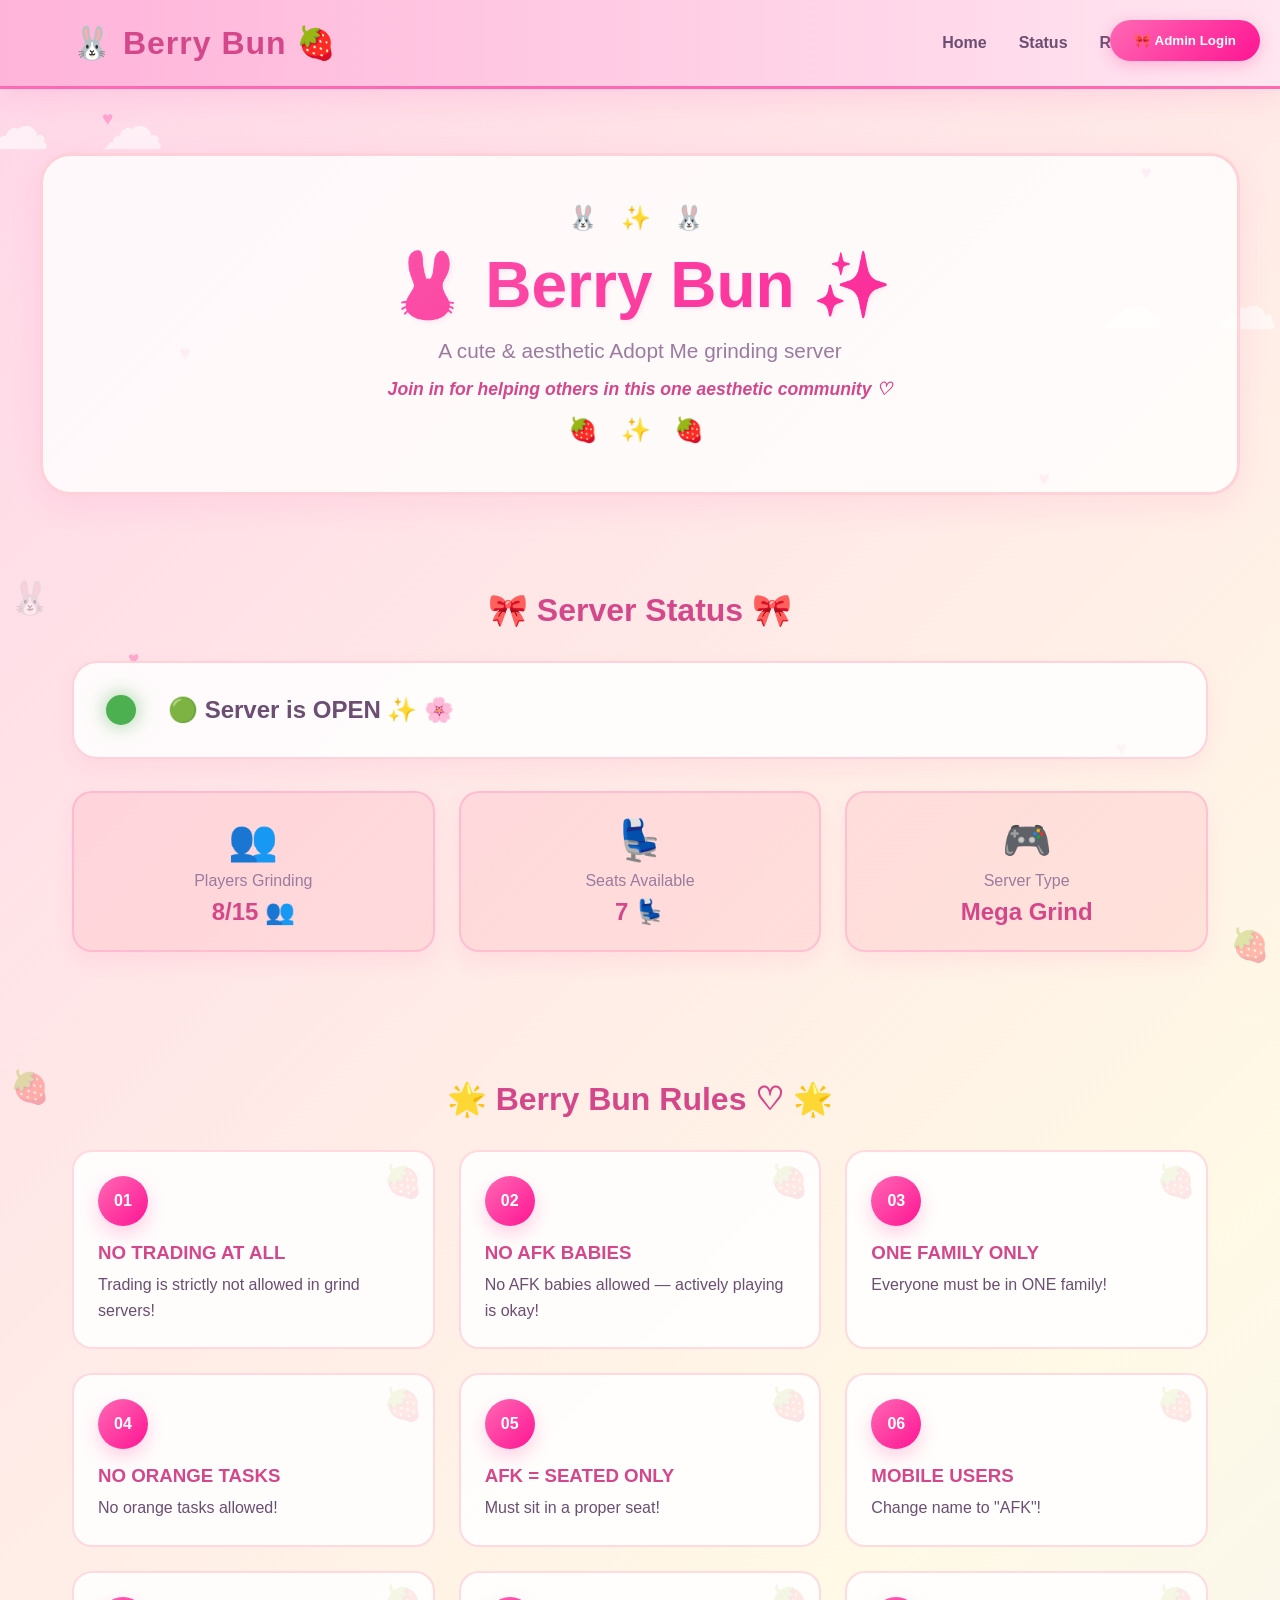
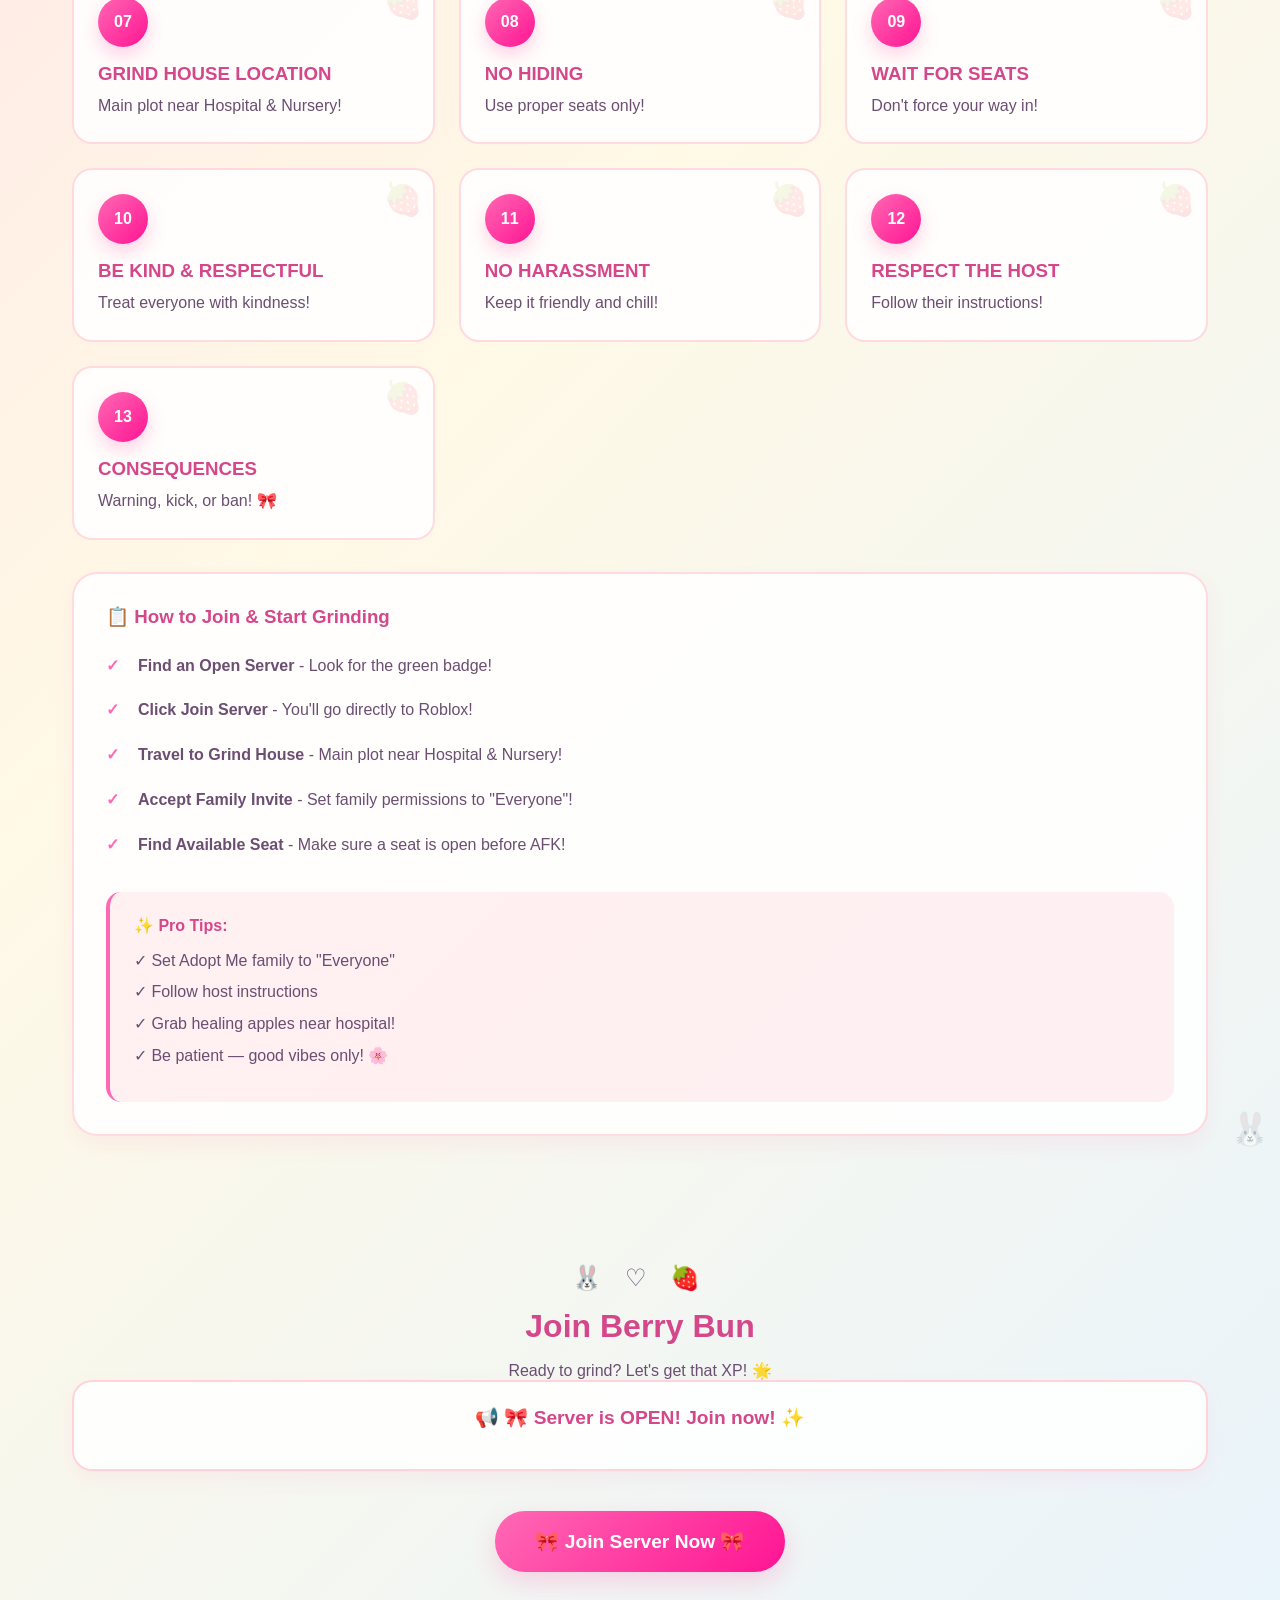
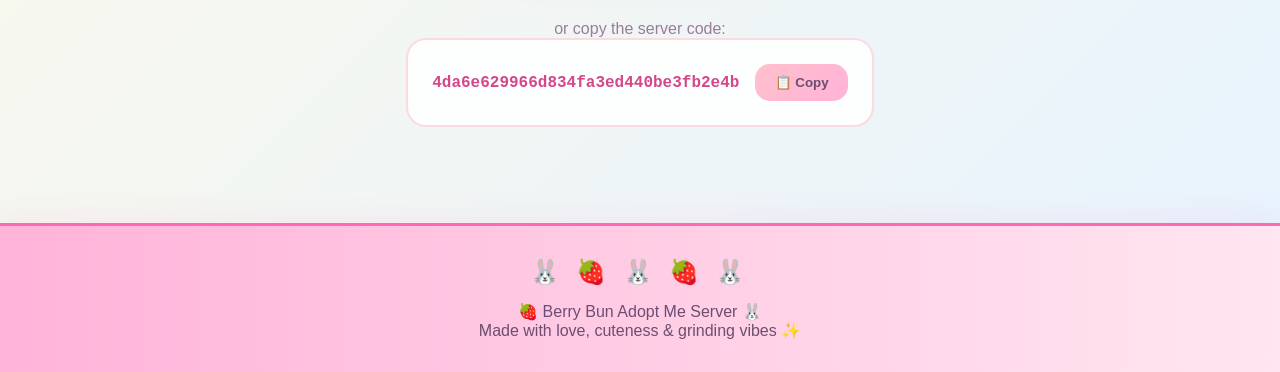
<file: index.html>
<!DOCTYPE html>
<html lang="en">
<head>
    <meta charset="UTF-8">
    <meta name="viewport" content="width=device-width, initial-scale=1.0">
    <meta http-equiv="Cache-Control" content="no-cache, no-store, must-revalidate, max-age=0">
    <meta http-equiv="Pragma" content="no-cache">
    <meta http-equiv="Expires" content="0">
    <title>🍓 Berry Bun - Adopt Me Server</title>
    <style>
        * {
            margin: 0;
            padding: 0;
            box-sizing: border-box;
        }

        body {
            font-family: 'Segoe UI', Tahoma, Geneva, Verdana, sans-serif;
            background: linear-gradient(135deg, #ffd6e8 0%, #fff9e6 50%, #e6f3ff 100%);
            color: #6b4e71;
            overflow-x: hidden;
            min-height: 100vh;
            position: relative;
        }

        .stars, .clouds {
            position: fixed;
            inset: 0;
            pointer-events: none;
            z-index: 0;
        }

        .stars::before,
        .stars::after {
            content: '✦ ✦ ✦ ✦ ✦ ✦ ✦ ✦';
            position: absolute;
            inset: 0;
            color: rgba(255,255,255,0.8);
            font-size: 1.4rem;
            letter-spacing: 2rem;
            animation: twinkle 6s linear infinite;
        }

        .stars::after {
            transform: translateY(50px);
            opacity: 0.7;
            animation-delay: 1.5s;
        }

        @keyframes twinkle {
            0%, 100% { opacity: 0.3; }
            50% { opacity: 1; }
        }

        .clouds::before,
        .clouds::after {
            content: '☁ ☁ ☁';
            position: absolute;
            color: rgba(255,255,255,0.6);
            font-size: 4rem;
            letter-spacing: 1rem;
            animation: drift 20s linear infinite;
        }

        .clouds::before {
            left: -10%;
            top: 10%;
        }

        .clouds::after {
            right: -10%;
            top: 30%;
            animation-delay: 8s;
        }

        @keyframes drift {
            0% { transform: translateX(0); }
            50% { transform: translateX(10vw); }
            100% { transform: translateX(0); }
        }

        .heart {
            position: fixed;
            font-size: 1.2rem;
            color: rgba(255,105,180,0.6);
            opacity: 0.8;
            z-index: 0;
            animation: floatHeart 10s ease-in-out infinite;
            pointer-events: none;
        }

        @keyframes floatHeart {
            0% { transform: translateY(20px) scale(0.8); opacity: 0; }
            20% { opacity: 0.8; }
            50% { transform: translateY(-20px) scale(1); }
            100% { transform: translateY(-60px) scale(0.8); opacity: 0; }
        }

        .deco1 { top: 12%; left: 8%; }
        .deco2 { top: 18%; right: 10%; animation-delay: 1s; }
        .deco3 { top: 38%; left: 14%; animation-delay: 2s; }
        .deco4 { top: 52%; right: 18%; animation-delay: 3s; }
        .deco5 { top: 72%; left: 10%; animation-delay: 4s; }
        .deco6 { top: 82%; right: 12%; animation-delay: 5s; }

        .login-btn-corner {
            position: fixed;
            top: 20px;
            right: 20px;
            background: linear-gradient(135deg, #ff69b4, #ff1493);
            color: white;
            border: none;
            padding: 0.8rem 1.5rem;
            border-radius: 25px;
            cursor: pointer;
            font-weight: 600;
            z-index: 100;
            box-shadow: 0 4px 15px rgba(255, 105, 180, 0.4);
            transition: all 0.3s ease;
        }

        .login-btn-corner:hover {
            transform: translateY(-2px);
            box-shadow: 0 6px 20px rgba(255, 105, 180, 0.6);
        }

        .login-modal {
            position: fixed;
            top: 0;
            left: 0;
            width: 100%;
            height: 100%;
            background: rgba(0, 0, 0, 0.5);
            display: none;
            justify-content: center;
            align-items: center;
            z-index: 1000;
        }

        .login-modal.active {
            display: flex;
        }

        .login-container {
            background: rgba(255, 255, 255, 0.95);
            padding: 3rem;
            border-radius: 30px;
            box-shadow: 0 20px 60px rgba(212, 71, 138, 0.3);
            max-width: 400px;
            width: 90%;
            text-align: center;
            position: relative;
            border: 3px solid rgba(255, 182, 193, 0.6);
        }

        .close-login {
            position: absolute;
            top: 1rem;
            right: 1rem;
            background: none;
            border: none;
            font-size: 1.5rem;
            cursor: pointer;
            color: #d4478a;
        }

        .login-title {
            font-size: 2.5rem;
            background: linear-gradient(135deg, #ff69b4, #ff1493);
            -webkit-background-clip: text;
            -webkit-text-fill-color: transparent;
            background-clip: text;
            margin-bottom: 1rem;
            font-weight: 800;
        }

        .login-subtitle {
            font-size: 1rem;
            color: #9b7b9e;
            margin-bottom: 2rem;
        }

        .form-group {
            margin-bottom: 1.5rem;
            text-align: left;
        }

        .form-group label {
            display: block;
            font-weight: 600;
            color: #d4478a;
            margin-bottom: 0.5rem;
        }

        .form-group input {
            width: 100%;
            padding: 0.8rem;
            border: 2px solid #ffb3d9;
            border-radius: 15px;
            font-size: 1rem;
            background: rgba(255, 182, 193, 0.1);
            color: #6b4e71;
        }

        .form-group input:focus {
            outline: none;
            border-color: #ff69b4;
        }

        .login-submit-btn {
            width: 100%;
            padding: 1rem;
            background: linear-gradient(135deg, #ff69b4, #ff1493);
            color: white;
            border: none;
            border-radius: 15px;
            font-size: 1.1rem;
            font-weight: 700;
            cursor: pointer;
            transition: all 0.3s ease;
        }

        .login-submit-btn:hover {
            transform: translateY(-2px);
        }

        .login-error {
            color: #f44336;
            font-size: 0.9rem;
            margin-top: 1rem;
            display: none;
        }

        .login-error.show {
            display: block;
        }

        .admin-logout-btn {
            position: fixed;
            top: 20px;
            right: 20px;
            background: #f44336;
            color: white;
            border: none;
            padding: 0.8rem 1.5rem;
            border-radius: 25px;
            cursor: pointer;
            font-weight: 600;
            z-index: 100;
            display: none;
        }

        .admin-logout-btn.show {
            display: block;
        }

        .navbar {
            background: linear-gradient(90deg, #ffb3d9 0%, #ffe6f0 100%);
            padding: 1.5rem 0;
            position: relative;
            z-index: 10;
            border-bottom: 3px solid #ff69b4;
            box-shadow: 0 8px 25px rgba(255, 105, 180, 0.15);
        }

        .nav-content {
            max-width: 1200px;
            margin: 0 auto;
            padding: 0 2rem;
            display: flex;
            justify-content: space-between;
            align-items: center;
        }

        .logo {
            font-size: 2rem;
            font-weight: 700;
            color: #d4478a;
            letter-spacing: 1px;
        }

        .nav-links {
            display: flex;
            list-style: none;
            gap: 2rem;
        }

        .nav-links a {
            color: #6b4e71;
            text-decoration: none;
            font-weight: 600;
            cursor: pointer;
            transition: all 0.3s ease;
        }

        .nav-links a:hover {
            color: #ff69b4;
            transform: scale(1.1);
        }

        .hero {
            max-width: 1200px;
            margin: 4rem auto;
            padding: 3rem 2rem;
            text-align: center;
            background: rgba(255, 255, 255, 0.8);
            border-radius: 30px;
            border: 3px solid rgba(255, 182, 193, 0.6);
            position: relative;
            box-shadow: 0 10px 30px rgba(255, 105, 180, 0.12);
        }

        .hero::before {
            content: '🐰 ✨ 🐰';
            display: block;
            font-size: 1.5rem;
            margin-bottom: 1rem;
            letter-spacing: 0.5rem;
        }

        .hero::after {
            content: '🍓 ✨ 🍓';
            display: block;
            font-size: 1.5rem;
            margin-top: 1rem;
            letter-spacing: 0.5rem;
        }

        .main-title {
            font-size: 4rem;
            background: linear-gradient(135deg, #ff69b4, #ff1493);
            -webkit-background-clip: text;
            -webkit-text-fill-color: transparent;
            background-clip: text;
            margin-bottom: 1rem;
            font-weight: 800;
            text-shadow: 2px 2px 4px rgba(212, 71, 138, 0.1);
        }

        .subtitle {
            font-size: 1.3rem;
            color: #9b7b9e;
            margin-bottom: 1rem;
        }

        .subtitle-special {
            font-size: 1.1rem;
            color: #d4478a;
            font-weight: 600;
            font-style: italic;
        }

        .status-section {
            max-width: 1200px;
            margin: 4rem auto;
            padding: 2rem;
            position: relative;
        }

        .status-section::before {
            content: '🐰';
            position: absolute;
            left: -30px;
            top: 20px;
            font-size: 2rem;
            opacity: 0.3;
        }

        .status-section::after {
            content: '🍓';
            position: absolute;
            right: -30px;
            bottom: 20px;
            font-size: 2rem;
            opacity: 0.3;
        }

        .status-section h2 {
            text-align: center;
            color: #d4478a;
            margin-bottom: 2rem;
            font-size: 2rem;
        }

        .status-card {
            background: rgba(255, 255, 255, 0.85);
            padding: 2rem;
            border-radius: 25px;
            display: flex;
            align-items: center;
            gap: 2rem;
            margin-bottom: 2rem;
            position: relative;
            border: 2px solid rgba(255, 182, 193, 0.6);
            box-shadow: 0 10px 20px rgba(255, 136, 190, 0.12);
        }

        .status-card.edit-mode {
            flex-direction: column;
            align-items: flex-start;
        }

        .status-light {
            width: 30px;
            height: 30px;
            border-radius: 50%;
            background: #4CAF50;
            animation: pulse 2s ease-in-out infinite;
            box-shadow: 0 0 20px rgba(76,175,80,0.6);
        }

        .status-light.closed {
            background: #f44336;
        }

        @keyframes pulse {
            0%, 100% { opacity: 1; }
            50% { opacity: 0.7; }
        }

        .status-text {
            font-size: 1.5rem;
            font-weight: 600;
            color: #6b4e71;
        }

        .edit-toggle-btn {
            position: absolute;
            top: 1rem;
            right: 1rem;
            background: linear-gradient(135deg, #ff69b4, #ff1493);
            color: white;
            border: none;
            padding: 0.5rem 1rem;
            border-radius: 10px;
            cursor: pointer;
            font-weight: 600;
            display: none;
        }

        .edit-toggle-btn.admin {
            display: block;
        }

        .stats-grid {
            display: grid;
            grid-template-columns: repeat(auto-fit, minmax(250px, 1fr));
            gap: 1.5rem;
        }

        .stat-card {
            background: rgba(255, 182, 193, 0.3);
            padding: 1.5rem;
            border-radius: 20px;
            text-align: center;
            border: 2px solid rgba(255, 105, 180, 0.25);
            transition: transform 0.3s ease, box-shadow 0.3s ease;
            box-shadow: 0 10px 20px rgba(255, 105, 180, 0.1);
        }

        .stat-card:hover {
            transform: translateY(-5px);
            box-shadow: 0 15px 25px rgba(255, 105, 180, 0.2);
        }

        .stat-icon {
            font-size: 2.5rem;
            margin-bottom: 0.5rem;
        }

        .stat-label {
            color: #9b7b9e;
            font-weight: 500;
        }

        .stat-value {
            font-size: 1.5rem;
            font-weight: 700;
            color: #d4478a;
            margin-top: 0.5rem;
        }

        .rules-section {
            max-width: 1200px;
            margin: 4rem auto;
            padding: 2rem;
            position: relative;
        }

        .rules-section::before {
            content: '🍓';
            position: absolute;
            left: -30px;
            top: 20px;
            font-size: 2rem;
            opacity: 0.3;
        }

        .rules-section::after {
            content: '🐰';
            position: absolute;
            right: -30px;
            bottom: 20px;
            font-size: 2rem;
            opacity: 0.3;
        }

        .rules-section h2 {
            text-align: center;
            color: #d4478a;
            margin-bottom: 2rem;
            font-size: 2rem;
        }

        .rules-grid {
            display: grid;
            grid-template-columns: repeat(auto-fit, minmax(300px, 1fr));
            gap: 1.5rem;
            margin-bottom: 2rem;
        }

        .rule-card {
            background: rgba(255, 255, 255, 0.85);
            padding: 1.5rem;
            border-radius: 20px;
            border: 2px solid rgba(255, 182, 193, 0.5);
            transition: all 0.3s ease;
            position: relative;
            overflow: hidden;
        }

        .rule-card::before {
            content: '🍓';
            position: absolute;
            right: 10px;
            top: 10px;
            opacity: 0.1;
            font-size: 2rem;
        }

        .rule-card:hover {
            transform: translateY(-3px);
            box-shadow: 0 8px 20px rgba(255, 105, 180, 0.2);
        }

        .rule-number {
            display: inline-block;
            background: linear-gradient(135deg, #ff69b4, #ff1493);
            color: white;
            width: 50px;
            height: 50px;
            border-radius: 50%;
            text-align: center;
            line-height: 50px;
            font-weight: 800;
            margin-bottom: 1rem;
            box-shadow: 0 8px 18px rgba(255, 105, 180, 0.3);
        }

        .rule-card h3 {
            color: #d4478a;
            margin-bottom: 0.5rem;
        }

        .rule-card p {
            color: #6b4e71;
            line-height: 1.6;
        }

        .join-section {
            max-width: 1200px;
            margin: 4rem auto;
            padding: 2rem;
            text-align: center;
            position: relative;
        }

        .join-section::before {
            content: '🐰 ♡ 🍓';
            display: block;
            font-size: 1.5rem;
            margin-bottom: 1rem;
            letter-spacing: 0.5rem;
        }

        .join-section h2 {
            color: #d4478a;
            margin-bottom: 1rem;
            font-size: 2rem;
        }

        .announcement-box {
            background: rgba(255, 255, 255, 0.85);
            padding: 1.5rem;
            border-radius: 20px;
            margin-bottom: 1.5rem;
            position: relative;
            border: 2px solid rgba(255, 182, 193, 0.6);
            box-shadow: 0 8px 20px rgba(255, 105, 180, 0.08);
        }

        .announcement-text {
            font-size: 1.2rem;
            color: #d4478a;
            font-weight: 600;
            margin-bottom: 1rem;
        }

        .edit-announcement-btn {
            display: none;
        }

        .edit-announcement-btn.admin {
            display: inline-block;
            background: linear-gradient(135deg, #ff69b4, #ff1493);
            color: white;
            border: none;
            padding: 0.8rem 1.5rem;
            border-radius: 15px;
            cursor: pointer;
            font-weight: 600;
        }

        .join-btn {
            display: inline-block;
            background: linear-gradient(135deg, #ff69b4, #ff1493);
            color: white;
            padding: 1.2rem 2.5rem;
            border-radius: 30px;
            text-decoration: none;
            font-size: 1.2rem;
            font-weight: 700;
            margin: 1rem 0;
            border: none;
            cursor: pointer;
            transition: all 0.3s ease;
            box-shadow: 0 10px 25px rgba(255, 105, 180, 0.25);
        }

        .join-btn:hover {
            transform: translateY(-3px);
            box-shadow: 0 12px 25px rgba(255, 105, 180, 0.35);
        }

        .code-container {
            background: rgba(255, 255, 255, 0.85);
            padding: 1.5rem;
            border-radius: 20px;
            display: inline-flex;
            gap: 1rem;
            align-items: center;
            border: 2px solid rgba(255, 182, 193, 0.5);
        }

        code {
            font-family: 'Courier New', monospace;
            color: #d4478a;
            font-weight: 600;
        }

        .copy-btn {
            background: linear-gradient(135deg, #ffc0cb, #ffb3d9);
            border: none;
            padding: 0.7rem 1.2rem;
            border-radius: 15px;
            cursor: pointer;
            font-weight: 600;
            color: #6b4e71;
            transition: all 0.3s ease;
        }

        .copy-btn:hover {
            transform: scale(1.05);
        }

        .footer {
            background: linear-gradient(90deg, #ffb3d9 0%, #ffe6f0 100%);
            padding: 2rem;
            text-align: center;
            color: #6b4e71;
            margin-top: 4rem;
            border-top: 3px solid #ff69b4;
            box-shadow: 0 -8px 25px rgba(255, 105, 180, 0.08);
        }

        .footer::before {
            content: '🐰 🍓 🐰 🍓 🐰';
            display: block;
            font-size: 1.5rem;
            margin-bottom: 1rem;
            letter-spacing: 0.3rem;
        }

        .edit-announcement-form textarea {
            width: 100%;
            padding: 1rem;
            border: 2px solid #ffb3d9;
            border-radius: 15px;
            font-size: 1rem;
            min-height: 100px;
            font-family: inherit;
        }

        .edit-announcement-buttons {
            display: flex;
            gap: 1rem;
            margin-top: 1rem;
        }

        .save-btn, .cancel-btn {
            flex: 1;
            padding: 0.8rem;
            border: none;
            border-radius: 10px;
            font-weight: 600;
            cursor: pointer;
        }

        .save-btn {
            background: #4CAF50;
            color: white;
        }

        .cancel-btn {
            background: #ccc;
            color: #333;
        }

        .edit-status-container {
            width: 100%;
        }

        .edit-status-group {
            display: flex;
            gap: 1rem;
            margin-bottom: 1rem;
            flex-wrap: wrap;
        }

        .edit-status-group input,
        .edit-status-group select {
            padding: 0.7rem;
            border: 2px solid #ffb3d9;
            border-radius: 10px;
            background: rgba(255, 182, 193, 0.1);
            color: #6b4e71;
        }

        .edit-status-group input:focus,
        .edit-status-group select:focus {
            outline: none;
            border-color: #ff69b4;
        }

        .save-status-btn {
            background: #4CAF50;
            color: white;
            border: none;
            padding: 0.8rem 1.5rem;
            border-radius: 10px;
            cursor: pointer;
            font-weight: 600;
            margin-top: 1rem;
        }

        .how-to-grind {
            background: rgba(255, 255, 255, 0.85);
            padding: 2rem;
            border-radius: 25px;
            border: 2px solid rgba(255, 182, 193, 0.5);
            box-shadow: 0 10px 20px rgba(255, 105, 180, 0.08);
        }

        .how-to-grind h3 {
            color: #d4478a;
            margin-bottom: 1.5rem;
        }

        .steps {
            list-style: none;
            margin-bottom: 2rem;
        }

        .steps li {
            margin-bottom: 1rem;
            padding-left: 2rem;
            position: relative;
            color: #6b4e71;
            line-height: 1.8;
        }

        .steps li::before {
            content: '✓';
            position: absolute;
            left: 0;
            color: #ff69b4;
            font-weight: bold;
        }

        .pro-tips {
            background: rgba(255, 182, 193, 0.2);
            padding: 1.5rem;
            border-radius: 15px;
            border-left: 4px solid #ff69b4;
        }

        .pro-tips h4 {
            color: #d4478a;
            margin-bottom: 1rem;
        }

        .pro-tips ul {
            list-style: none;
            color: #6b4e71;
        }

        .pro-tips li {
            margin-bottom: 0.8rem;
        }

        @media (max-width: 768px) {
            .main-title {
                font-size: 2.5rem;
            }

            .status-card {
                flex-direction: column;
            }

            .login-btn-corner, .admin-logout-btn {
                padding: 0.6rem 1rem;
                font-size: 0.9rem;
            }

            .nav-links {
                gap: 1rem;
            }
        }
    </style>
</head>
<body>
    <div class="stars"></div>
    <div class="clouds"></div>
    <div class="heart deco1">♥</div>
    <div class="heart deco2">♥</div>
    <div class="heart deco3">♥</div>
    <div class="heart deco4">♥</div>
    <div class="heart deco5">♥</div>
    <div class="heart deco6">♥</div>

    <button class="login-btn-corner" onclick="openLoginModal()">🎀 Admin Login</button>
    <button class="admin-logout-btn" onclick="handleLogout()">Logout</button>

    <div id="loginModal" class="login-modal">
        <div class="login-container">
            <button class="close-login" onclick="closeLoginModal()">✕</button>
            <h1 class="login-title">🍓 Admin Login 🍓</h1>
            <p class="login-subtitle">Edit announcements & status</p>
            
            <form id="loginForm">
                <div class="form-group">
                    <label>Username</label>
                    <input type="text" id="username" placeholder="Rio" required>
                </div>
                
                <div class="form-group">
                    <label>Password</label>
                    <input type="password" id="password" placeholder="••••••••" required>
                </div>
                
                <button type="submit" class="login-submit-btn">🎀 Login 🎀</button>
                <p id="loginError" class="login-error"></p>
            </form>
        </div>
    </div>

    <nav class="navbar">
        <div class="nav-content">
            <h1 class="logo">🐰 Berry Bun 🍓</h1>
            <ul class="nav-links">
                <li><a href="#home">Home</a></li>
                <li><a href="#status">Status</a></li>
                <li><a href="#rules">Rules</a></li>
                <li><a href="#join">Join</a></li>
            </ul>
        </div>
    </nav>

    <section id="home" class="hero">
        <h1 class="main-title">🐰 Berry Bun ✨</h1>
        <p class="subtitle">A cute & aesthetic Adopt Me grinding server</p>
        <p class="subtitle-special">Join in for helping others in this one aesthetic community ♡</p>
    </section>

    <section id="status" class="status-section">
        <h2>🎀 Server Status 🎀</h2>
        <div class="status-card">
            <div class="status-light" id="statusLight"></div>
            <p class="status-text" id="statusText">Checking status...</p>
            <button class="edit-toggle-btn" onclick="toggleEditStatus()">✏️ Edit Status</button>
        </div>
        
        <div class="stats-grid">
            <div class="stat-card">
                <div class="stat-icon">👥</div>
                <div class="stat-label">Players Grinding</div>
                <div class="stat-value" id="playerCount">0/15</div>
            </div>
            
            <div class="stat-card">
                <div class="stat-icon">💺</div>
                <div class="stat-label">Seats Available</div>
                <div class="stat-value" id="seatsAvailable">15</div>
            </div>
            
            <div class="stat-card">
                <div class="stat-icon">🎮</div>
                <div class="stat-label">Server Type</div>
                <div class="stat-value">Mega Grind</div>
            </div>
        </div>
    </section>

    <section id="rules" class="rules-section">
        <h2>🌟 Berry Bun Rules ♡ 🌟</h2>
        
        <div class="rules-grid">
            <div class="rule-card">
                <div class="rule-number">01</div>
                <h3>NO TRADING AT ALL</h3>
                <p>Trading is strictly not allowed in grind servers!</p>
            </div>
            <div class="rule-card">
                <div class="rule-number">02</div>
                <h3>NO AFK BABIES</h3>
                <p>No AFK babies allowed — actively playing is okay!</p>
            </div>
            <div class="rule-card">
                <div class="rule-number">03</div>
                <h3>ONE FAMILY ONLY</h3>
                <p>Everyone must be in ONE family!</p>
            </div>
            <div class="rule-card">
                <div class="rule-number">04</div>
                <h3>NO ORANGE TASKS</h3>
                <p>No orange tasks allowed!</p>
            </div>
            <div class="rule-card">
                <div class="rule-number">05</div>
                <h3>AFK = SEATED ONLY</h3>
                <p>Must sit in a proper seat!</p>
            </div>
            <div class="rule-card">
                <div class="rule-number">06</div>
                <h3>MOBILE USERS</h3>
                <p>Change name to "AFK"!</p>
            </div>
            <div class="rule-card">
                <div class="rule-number">07</div>
                <h3>GRIND HOUSE LOCATION</h3>
                <p>Main plot near Hospital & Nursery!</p>
            </div>
            <div class="rule-card">
                <div class="rule-number">08</div>
                <h3>NO HIDING</h3>
                <p>Use proper seats only!</p>
            </div>
            <div class="rule-card">
                <div class="rule-number">09</div>
                <h3>WAIT FOR SEATS</h3>
                <p>Don't force your way in!</p>
            </div>
            <div class="rule-card">
                <div class="rule-number">10</div>
                <h3>BE KIND & RESPECTFUL</h3>
                <p>Treat everyone with kindness!</p>
            </div>
            <div class="rule-card">
                <div class="rule-number">11</div>
                <h3>NO HARASSMENT</h3>
                <p>Keep it friendly and chill!</p>
            </div>
            <div class="rule-card">
                <div class="rule-number">12</div>
                <h3>RESPECT THE HOST</h3>
                <p>Follow their instructions!</p>
            </div>
            <div class="rule-card">
                <div class="rule-number">13</div>
                <h3>CONSEQUENCES</h3>
                <p>Warning, kick, or ban! 🎀</p>
            </div>
        </div>

        <div class="how-to-grind">
            <h3>📋 How to Join & Start Grinding</h3>
            <ol class="steps">
                <li><strong>Find an Open Server</strong> - Look for the green badge!</li>
                <li><strong>Click Join Server</strong> - You'll go directly to Roblox!</li>
                <li><strong>Travel to Grind House</strong> - Main plot near Hospital & Nursery!</li>
                <li><strong>Accept Family Invite</strong> - Set family permissions to "Everyone"!</li>
                <li><strong>Find Available Seat</strong> - Make sure a seat is open before AFK!</li>
            </ol>

            <div class="pro-tips">
                <h4>✨ Pro Tips:</h4>
                <ul>
                    <li>✓ Set Adopt Me family to "Everyone"</li>
                    <li>✓ Follow host instructions</li>
                    <li>✓ Grab healing apples near hospital!</li>
                    <li>✓ Be patient — good vibes only! 🌸</li>
                </ul>
            </div>
        </div>
    </section>

    <section id="join" class="join-section">
        <h2>Join Berry Bun</h2>
        <p>Ready to grind? Let's get that XP! 🌟</p>
        
        <div class="announcement-box">
            <div class="announcement-text" id="announcement">📢 🎀 Server is OPEN! Join now! ✨</div>
            <button class="edit-announcement-btn" onclick="toggleEditAnnouncement()">✏️ Edit Announcement</button>
        </div>
        
        <a href="https://www.roblox.com/share?code=4da6e629966d834fa3ed440be3fb2e4b&type=Server" class="join-btn" target="_blank">
            🎀 Join Server Now 🎀
        </a>
        
        <p style="margin-top: 2rem; color: #9b7b9e;">or copy the server code:</p>
        <div class="code-container">
            <code>4da6e629966d834fa3ed440be3fb2e4b</code>
            <button class="copy-btn" onclick="copyCode()">📋 Copy</button>
        </div>
    </section>

    <footer class="footer">
        <p>🍓 Berry Bun Adopt Me Server 🐰</p>
        <p>Made with love, cuteness & grinding vibes ✨</p>
    </footer>

    <script>
        const VALID_USERNAME = "Rio";
        const VALID_PASSWORD = "stefanshi";
        let isAdmin = false;

        let serverStatusData = {
            status: 'open',
            players: 8,
            maxPlayers: 15,
            timeValue: '',
            timeUnit: 'hours'
        };

        let announcementData = {
            message: '🎀 Server is OPEN! Join now! ✨'
        };

        function openLoginModal() {
            document.getElementById('loginModal').classList.add('active');
        }

        function closeLoginModal() {
            document.getElementById('loginModal').classList.remove('active');
        }

        document.getElementById('loginForm').addEventListener('submit', function(e) {
            e.preventDefault();
            const username = document.getElementById('username').value;
            const password = document.getElementById('password').value;

            if (username === VALID_USERNAME && password === VALID_PASSWORD) {
                isAdmin = true;
                sessionStorage.setItem('berryBunAdmin', 'true');
                closeLoginModal();
                showAdminControls();
                document.getElementById('username').value = '';
                document.getElementById('password').value = '';
            } else {
                const errorMsg = document.getElementById('loginError');
                errorMsg.textContent = '❌ Incorrect! Try Rio / stefanshi';
                errorMsg.classList.add('show');
                setTimeout(() => errorMsg.classList.remove('show'), 3000);
            }
        });

        function showAdminControls() {
            document.querySelector('.login-btn-corner').style.display = 'none';
            document.querySelector('.admin-logout-btn').classList.add('show');
            document.querySelectorAll('.edit-toggle-btn').forEach(btn => btn.classList.add('admin'));
            document.querySelector('.edit-announcement-btn').classList.add('admin');
        }

        function handleLogout() {
            isAdmin = false;
            sessionStorage.removeItem('berryBunAdmin');
            document.querySelector('.login-btn-corner').style.display = 'block';
            document.querySelector('.admin-logout-btn').classList.remove('show');
            document.querySelectorAll('.edit-toggle-btn').forEach(btn => btn.classList.remove('admin'));
            document.querySelector('.edit-announcement-btn').classList.remove('admin');
            document.querySelector('.status-card').classList.remove('edit-mode');
            document.querySelector('.announcement-box').classList.remove('edit-mode');
            updateDisplay();
        }

        function loadServerStatus() {
            const saved = localStorage.getItem('serverStatusData');
            if (saved) serverStatusData = JSON.parse(saved);
        }

        function saveServerStatus() {
            localStorage.setItem('serverStatusData', JSON.stringify(serverStatusData));
        }

        function loadAnnouncement() {
            const saved = localStorage.getItem('announcementData');
            if (saved) announcementData = JSON.parse(saved);
        }

        function saveAnnouncement() {
            localStorage.setItem('announcementData', JSON.stringify(announcementData));
        }

        function updateDisplay() {
            const statusLight = document.getElementById('statusLight');
            const statusText = document.getElementById('statusText');
            const playerCount = document.getElementById('playerCount');
            const seatsAvailable = document.getElementById('seatsAvailable');
            const announcement = document.getElementById('announcement');

            statusLight.classList.remove('closed');
            if (serverStatusData.status === 'open') {
                statusLight.style.background = '#4CAF50';
                statusLight.style.boxShadow = '0 0 20px rgba(76,175,80,0.6)';
                statusText.innerHTML = '🟢 Server is OPEN ✨ 🌸';
            } else if (serverStatusData.status === 'closed') {
                statusLight.style.background = '#f44336';
                statusLight.style.boxShadow = '0 0 20px rgba(244,67,54,0.6)';
                statusText.innerHTML = '🔴 Server is CLOSED 💔';
            } else if (serverStatusData.status === 'opening') {
                statusLight.style.background = '#FFC107';
                statusLight.style.boxShadow = '0 0 20px rgba(255,193,7,0.6)';
                const timeStr = serverStatusData.timeValue ? `${serverStatusData.timeValue} ${serverStatusData.timeUnit}` : 'soon';
                statusText.innerHTML = `🟡 Opening in ${timeStr}... ⏰`;
            } else if (serverStatusData.status === 'closing') {
                statusLight.style.background = '#FF8A65';
                statusLight.style.boxShadow = '0 0 20px rgba(255,138,101,0.6)';
                const timeStr = serverStatusData.timeValue ? `${serverStatusData.timeValue} ${serverStatusData.timeUnit}` : 'soon';
                statusText.innerHTML = `🟠 Server closing in ${timeStr}... ⏳`;
            }

            const seats = Math.max(0, serverStatusData.maxPlayers - serverStatusData.players);
            playerCount.textContent = `${serverStatusData.players}/${serverStatusData.maxPlayers} 👥`;
            seatsAvailable.textContent = `${seats} 💺`;
            announcement.textContent = '📢 ' + announcementData.message;
        }

        function toggleEditStatus() {
            if (!isAdmin) return;
            const statusCard = document.querySelector('.status-card');
            if (statusCard.classList.contains('edit-mode')) {
                statusCard.classList.remove('edit-mode');
                updateDisplay();
            } else {
                statusCard.classList.add('edit-mode');
                statusCard.innerHTML = `
                    <div class="edit-status-container">
                        <h3 style="color: #d4478a; margin-bottom: 1rem;">⚙️ Edit Server Status 🎀</h3>
                        <div class="edit-status-group">
                            <label style="color: #d4478a; font-weight: 600;">Status:</label>
                            <select id="statusSelect">
                                <option value="open" ${serverStatusData.status === 'open' ? 'selected' : ''}>🟢 OPEN</option>
                                <option value="closed" ${serverStatusData.status === 'closed' ? 'selected' : ''}>🔴 CLOSED</option>
                                <option value="opening" ${serverStatusData.status === 'opening' ? 'selected' : ''}>🟡 OPENING IN...</option>
                                <option value="closing" ${serverStatusData.status === 'closing' ? 'selected' : ''}>🟠 CLOSING IN...</option>
                            </select>
                        </div>
                        <div id="timeInputs" style="display: ${serverStatusData.status === 'opening' || serverStatusData.status === 'closing' ? 'flex' : 'none'};" class="edit-status-group">
                            <input type="number" id="timeValue" min="1" value="${serverStatusData.timeValue}" placeholder="Enter number">
                            <select id="timeUnit">
                                <option value="hours" ${serverStatusData.timeUnit === 'hours' ? 'selected' : ''}>Hours ⏰</option>
                                <option value="days" ${serverStatusData.timeUnit === 'days' ? 'selected' : ''}>Days 📅</option>
                                <option value="minutes" ${serverStatusData.timeUnit === 'minutes' ? 'selected' : ''}>Minutes ⏱️</option>
                            </select>
                        </div>
                        <div class="edit-status-group">
                            <input type="number" id="playerInput" min="0" max="100" value="${serverStatusData.players}" placeholder="Players">
                            <input type="number" id="maxPlayerInput" min="1" max="200" value="${serverStatusData.maxPlayers}" placeholder="Max">
                        </div>
                        <button class="save-status-btn" onclick="saveEditStatus()">💾 Save Status</button>
                    </div>
                `;
                document.getElementById('statusSelect').addEventListener('change', function() {
                    document.getElementById('timeInputs').style.display = (this.value === 'opening' || this.value === 'closing') ? 'flex' : 'none';
                });
            }
        }

        function saveEditStatus() {
            serverStatusData.status = document.getElementById('statusSelect').value;
            serverStatusData.timeValue = document.getElementById('timeValue').value;
            serverStatusData.timeUnit = document.getElementById('timeUnit').value;
            serverStatusData.players = parseInt(document.getElementById('playerInput').value) || 0;
            serverStatusData.maxPlayers = parseInt(document.getElementById('maxPlayerInput').value) || 15;
            saveServerStatus();
            document.querySelector('.status-card').classList.remove('edit-mode');
            updateDisplay();
        }

        function toggleEditAnnouncement() {
            if (!isAdmin) return;
            const announcementBox = document.querySelector('.announcement-box');
            if (announcementBox.classList.contains('edit-mode')) {
                announcementBox.classList.remove('edit-mode');
                updateDisplay();
            } else {
                announcementBox.classList.add('edit-mode');
                announcementBox.innerHTML = `
                    <div class="edit-announcement-form">
                        <label style="color: #d4478a; font-weight: 600;">Edit Message:</label>
                        <textarea id="announcementInput">${announcementData.message}</textarea>
                        <div class="edit-announcement-buttons">
                            <button class="save-btn" onclick="saveEditAnnouncement()">💾 Save</button>
                            <button class="cancel-btn" onclick="cancelEditAnnouncement()">❌ Cancel</button>
                        </div>
                        <p style="margin-top: 1rem; color: #9b7b9e; font-size: 0.9rem;">Use emojis: 🎀 🌸 ✨ 💖 🐰 🍓 🫐 ♡ ෆ ✩ ✿ ★</p>
                    </div>
                `;
            }
        }

        function saveEditAnnouncement() {
            announcementData.message = document.getElementById('announcementInput').value || '🎀 Server is OPEN! Join now! ✨';
            saveAnnouncement();
            document.querySelector('.announcement-box').classList.remove('edit-mode');
            updateDisplay();
        }

        function cancelEditAnnouncement() {
            document.querySelector('.announcement-box').classList.remove('edit-mode');
            updateDisplay();
        }

        function copyCode() {
            navigator.clipboard.writeText('4da6e629966d834fa3ed440be3fb2e4b').then(() => {
                const btn = document.querySelector('.copy-btn');
                const original = btn.textContent;
                btn.textContent = '✅ Copied!';
                setTimeout(() => btn.textContent = original, 2000);
            });
        }

        window.addEventListener('load', function() {
            loadServerStatus();
            loadAnnouncement();
            updateDisplay();

            if (sessionStorage.getItem('berryBunAdmin')) {
                isAdmin = true;
                showAdminControls();
            }
        });
    </script>
</body>
</html>
</file>
